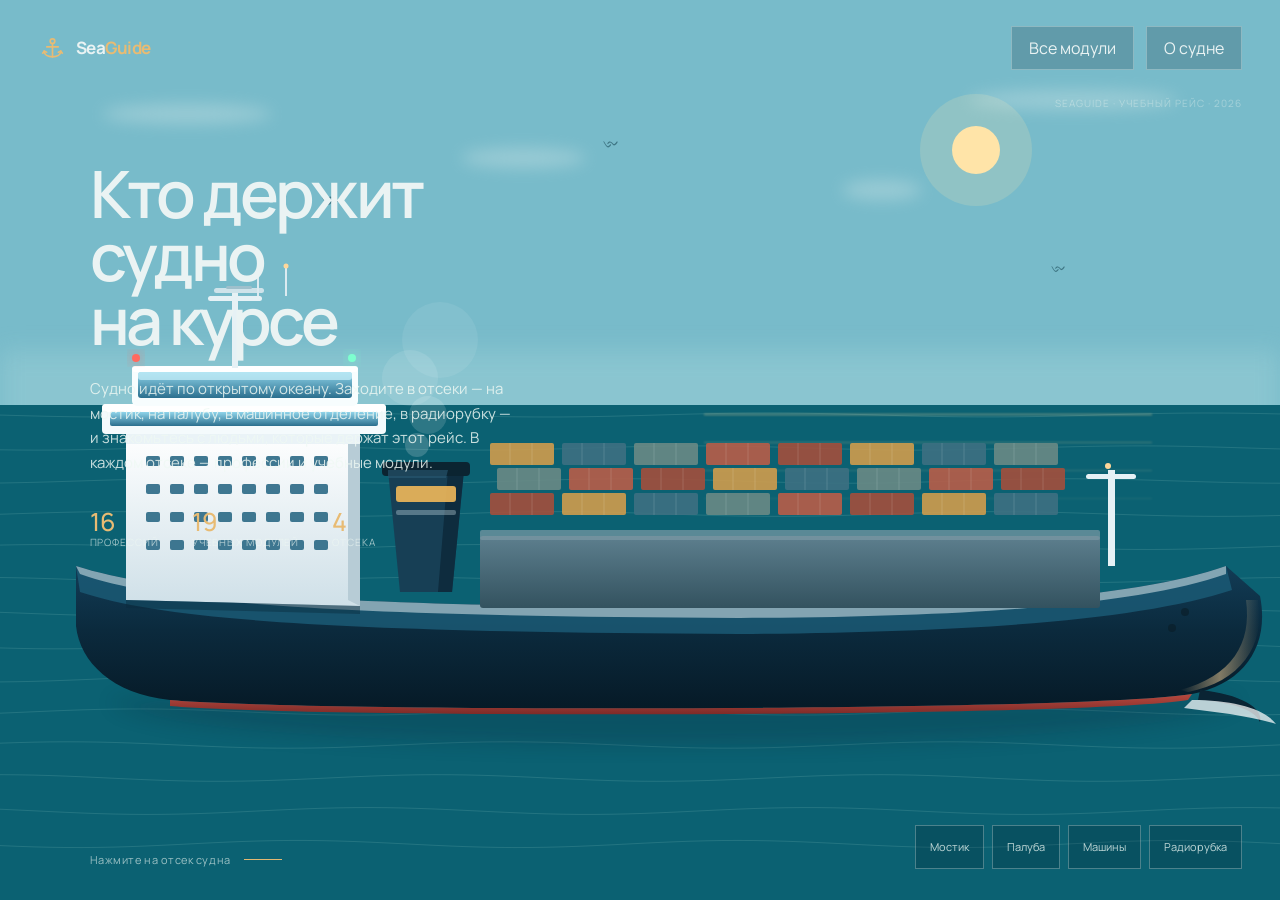
<file: index.html>
<!DOCTYPE html>
<html lang="ru">
<head>
<meta charset="UTF-8" />
<meta name="viewport" content="width=device-width, initial-scale=1.0, viewport-fit=cover" />
<meta name="theme-color" content="#082434" />
<meta name="description" content="SeaGuide — интерактивное судно-портал: пройдите по мостику, палубе, машинному отделению и радиорубке и изучите морские профессии." />
<title>SeaGuide — морские профессии, отсек за отсеком</title>
<link rel="icon" href="data:image/svg+xml,<svg xmlns='http://www.w3.org/2000/svg' viewBox='0 0 100 100'><text y='.9em' font-size='88'>⚓</text></svg>" />
<link rel="preconnect" href="https://fonts.googleapis.com" />
<link rel="preconnect" href="https://fonts.gstatic.com" crossorigin />
<link href="https://fonts.googleapis.com/css2?family=Manrope:wght@200;300;400;500;600;700;800&display=swap" rel="stylesheet" />
<link rel="stylesheet" href="css/style.css" />
</head>
<body data-view="hero">

<!-- ═══════════ НЕБО И ОКЕАН ═══════════ -->
<div class="world" aria-hidden="true">
  <div class="sky"></div>
  <div class="sun"><span class="sun-core"></span><span class="sun-halo"></span></div>
  <div class="clouds">
    <div class="cloud c1"></div><div class="cloud c2"></div>
    <div class="cloud c3"></div><div class="cloud c4"></div>
  </div>
  <div class="gulls">
    <span class="gull g1">ᨒ</span><span class="gull g2">ᨒ</span><span class="gull g3">ᨒ</span>
  </div>
  <div class="horizon-haze"></div>
  <canvas class="sea" id="seaCanvas"></canvas>
  <div class="sea-glare"></div>
</div>

<!-- ═══════════ СУДНО ═══════════ -->
<div class="stage" id="stage">
  <svg id="scene" class="scene" viewBox="0 0 1600 900" preserveAspectRatio="xMidYMid slice" role="img" aria-label="Большое судно идёт по открытому океану">
    <defs>
      <linearGradient id="hullG" x1="0" y1="0" x2="0" y2="1">
        <stop offset="0" stop-color="#123c56"/><stop offset=".45" stop-color="#0b2a3d"/><stop offset="1" stop-color="#061a27"/>
      </linearGradient>
      <linearGradient id="bootG" x1="0" y1="0" x2="0" y2="1">
        <stop offset="0" stop-color="#b8493f"/><stop offset="1" stop-color="#7d2b28"/>
      </linearGradient>
      <linearGradient id="whiteG" x1="0" y1="0" x2="0" y2="1">
        <stop offset="0" stop-color="#ffffff"/><stop offset="1" stop-color="#cfe0e8"/>
      </linearGradient>
      <linearGradient id="deckG" x1="0" y1="0" x2="0" y2="1">
        <stop offset="0" stop-color="#5d7f8e"/><stop offset="1" stop-color="#33525f"/>
      </linearGradient>
      <linearGradient id="glassG" x1="0" y1="0" x2="0" y2="1">
        <stop offset="0" stop-color="#8fd4ea"/><stop offset="1" stop-color="#2b6f8e"/>
      </linearGradient>
      <linearGradient id="sunBand" x1="0" y1="0" x2="1" y2="0">
        <stop offset="0" stop-color="#ffd79a" stop-opacity="0"/>
        <stop offset=".5" stop-color="#ffd79a" stop-opacity=".9"/>
        <stop offset="1" stop-color="#ffd79a" stop-opacity="0"/>
      </linearGradient>
      <radialGradient id="glowG"><stop offset="0" stop-color="#ffd79a" stop-opacity=".55"/><stop offset="1" stop-color="#ffd79a" stop-opacity="0"/></radialGradient>
      <filter id="soft" x="-40%" y="-40%" width="180%" height="180%"><feGaussianBlur stdDeviation="10"/></filter>
      <filter id="glow" x="-60%" y="-60%" width="220%" height="220%">
        <feGaussianBlur stdDeviation="7" result="b"/><feMerge><feMergeNode in="b"/><feMergeNode in="SourceGraphic"/></feMerge>
      </filter>
    </defs>

    <g id="camera">
      <!-- отражение и пена -->
      <g id="shipReflection" opacity=".22" filter="url(#soft)">
        <path d="M270,700 L1400,700 C1330,760 320,760 270,700 Z" fill="#0a2434"/>
      </g>

      <g id="shipBob">
        <!-- ===== КОРПУС ===== -->
        <g id="hull">
          <path d="M236,566 C330,596 520,606 900,608 C1140,609 1300,596 1386,566
                   L1420,596 C1430,646 1404,684 1352,694 C1240,712 460,712 330,700
                   C272,694 240,662 236,626 Z" fill="url(#hullG)"/>
          <!-- надводный борт -->
          <path d="M236,566 C330,596 520,606 900,608 C1140,609 1300,596 1386,566
                   L1392,590 C1300,620 1140,632 900,634 C520,632 330,622 240,592 Z" fill="#1b5a75" opacity=".85"/>
          <!-- осадка -->
          <path d="M330,700 C460,712 1240,712 1352,694 L1348,700 C1240,718 460,718 330,706 Z" fill="url(#bootG)"/>
          <!-- солнечный блик по борту -->
          <path d="M1418,600 C1426,646 1400,682 1348,692 L1340,690 C1392,676 1412,644 1406,600 Z" fill="url(#sunBand)" opacity=".55"/>
          <!-- бульб -->
          <path d="M1360,690 C1400,694 1424,708 1420,722 C1414,708 1388,702 1358,700 Z" fill="#0a2434"/>
          <!-- клюзы / марки -->
          <circle cx="1345" cy="612" r="4" fill="#0a1c27" opacity=".6"/>
          <circle cx="1332" cy="628" r="4" fill="#0a1c27" opacity=".6"/>
        </g>

        <!-- ===== ВАХТЕННАЯ ПАЛУБА (обвязка) ===== -->
        <path d="M236,566 C330,596 520,606 900,608 C1140,609 1300,596 1386,566 L1386,574 C1300,604 1140,617 900,618 C520,616 330,606 240,574 Z" fill="#dbe7ec" opacity=".55"/>

        <!-- ===== ГРУЗОВЫЕ БЭИ (контейнеры) ===== -->
        <g id="cargo">
          <rect x="640" y="536" width="620" height="72" rx="3" fill="url(#deckG)"/>
          <g id="containers"></g>
          <!-- люковые крышки -->
          <rect x="640" y="530" width="620" height="10" rx="2" fill="#7d9aa6" opacity=".7"/>
        </g>

        <!-- ===== НАДСТРОЙКА ===== -->
        <g id="house">
          <!-- корпус надстройки -->
          <path d="M286,432 L520,432 L520,606 L286,600 Z" fill="url(#whiteG)"/>
          <path d="M508,432 L520,432 L520,606 L508,600 Z" fill="#b7ccd6"/>
          <path d="M286,432 L520,432 L520,444 L286,444 Z" fill="#eaf3f7"/>
          <!-- ряды иллюминаторов -->
          <g class="windows" fill="#2c6a86" opacity=".9">
            <rect x="306" y="456" width="14" height="10" rx="2"/><rect x="330" y="456" width="14" height="10" rx="2"/>
            <rect x="354" y="456" width="14" height="10" rx="2"/><rect x="378" y="456" width="14" height="10" rx="2"/>
            <rect x="402" y="456" width="14" height="10" rx="2"/><rect x="426" y="456" width="14" height="10" rx="2"/>
            <rect x="450" y="456" width="14" height="10" rx="2"/><rect x="474" y="456" width="14" height="10" rx="2"/>
            <rect x="306" y="484" width="14" height="10" rx="2"/><rect x="330" y="484" width="14" height="10" rx="2"/>
            <rect x="354" y="484" width="14" height="10" rx="2"/><rect x="378" y="484" width="14" height="10" rx="2"/>
            <rect x="402" y="484" width="14" height="10" rx="2"/><rect x="426" y="484" width="14" height="10" rx="2"/>
            <rect x="450" y="484" width="14" height="10" rx="2"/><rect x="474" y="484" width="14" height="10" rx="2"/>
            <rect x="306" y="512" width="14" height="10" rx="2"/><rect x="330" y="512" width="14" height="10" rx="2"/>
            <rect x="354" y="512" width="14" height="10" rx="2"/><rect x="378" y="512" width="14" height="10" rx="2"/>
            <rect x="402" y="512" width="14" height="10" rx="2"/><rect x="426" y="512" width="14" height="10" rx="2"/>
            <rect x="450" y="512" width="14" height="10" rx="2"/><rect x="474" y="512" width="14" height="10" rx="2"/>
            <rect x="306" y="540" width="14" height="10" rx="2"/><rect x="330" y="540" width="14" height="10" rx="2"/>
            <rect x="354" y="540" width="14" height="10" rx="2"/><rect x="378" y="540" width="14" height="10" rx="2"/>
            <rect x="402" y="540" width="14" height="10" rx="2"/><rect x="426" y="540" width="14" height="10" rx="2"/>
            <rect x="450" y="540" width="14" height="10" rx="2"/><rect x="474" y="540" width="14" height="10" rx="2"/>
          </g>
          <!-- крыло мостика -->
          <rect x="262" y="404" width="284" height="30" rx="4" fill="#f4fafc"/>
          <rect x="262" y="404" width="284" height="8" rx="4" fill="#ffffff"/>
          <rect x="270" y="412" width="268" height="14" rx="2" fill="url(#glassG)"/>
          <!-- ходовой мостик: остекление -->
          <rect x="292" y="366" width="226" height="40" rx="5" fill="#f7fdfe"/>
          <rect x="298" y="372" width="214" height="26" rx="3" fill="url(#glassG)"/>
          <rect x="298" y="372" width="214" height="8" rx="3" fill="#bfeaf6" opacity=".8"/>
          <rect x="292" y="366" width="226" height="6" rx="3" fill="#ffffff"/>
          <!-- мачта с радаром -->
          <rect x="392" y="292" width="6" height="76" fill="#e6f1f5"/>
          <rect x="368" y="296" width="54" height="5" rx="2.5" fill="#e6f1f5"/>
          <g id="radar" style="transform-origin:399px 296px">
            <rect x="374" y="288" width="50" height="5" rx="2.5" fill="#cfe3ea"/>
            <rect x="386" y="286" width="26" height="3" rx="1.5" fill="#9fc0cc"/>
          </g>
          <!-- антенны -->
          <line x1="418" y1="296" x2="418" y2="258" stroke="#dbeaf0" stroke-width="2"/>
          <line x1="446" y1="296" x2="446" y2="268" stroke="#dbeaf0" stroke-width="2"/>
          <circle cx="446" cy="266" r="2.5" fill="#ffd79a"/>
          <circle cx="418" cy="256" r="2" fill="#ff6b5e" class="blink"/>
          <!-- тень под надстройкой -->
          <path d="M286,600 L520,606 L520,614 L286,608 Z" fill="#0b2a3d" opacity=".45"/>
        </g>

        <!-- ===== ТРУБА ===== -->
        <g id="funnel">
          <path d="M548,470 L624,470 L612,592 L560,592 Z" fill="#173f55"/>
          <path d="M624,470 L612,592 L598,592 L608,470 Z" fill="#0e2c3e"/>
          <rect x="542" y="462" width="88" height="14" rx="4" fill="#0b2431"/>
          <rect x="556" y="486" width="60" height="16" rx="3" fill="#f0b95a" opacity=".9"/>
          <rect x="556" y="510" width="60" height="5" rx="2" fill="#cfe3ea" opacity=".35"/>
          <path d="M548,470 L608,470 L606,478 L548,478 Z" fill="#2a5b73" opacity=".6"/>
        </g>

        <!-- ===== ДЫМ ===== -->
        <g id="smoke" fill="#ffffff"></g>

        <!-- ===== БАК / БАШЕННЫЕ КРАНЫ БУДУЩЕГО ===== -->
        <g id="foremast">
          <rect x="1268" y="470" width="7" height="96" fill="#e6f1f5"/>
          <rect x="1246" y="474" width="50" height="5" rx="2.5" fill="#e6f1f5"/>
          <circle cx="1268" cy="466" r="3" fill="#ffd79a"/>
        </g>
        <!-- ===== ВАХТЕННЫЕ ОГНИ ===== -->
        <g id="navlights">
          <circle cx="512" cy="358" r="4" fill="#7dffcf" filter="url(#glow)" class="glow-slow"/>
          <circle cx="296" cy="358" r="4" fill="#ff6b5e" filter="url(#glow)" class="glow-slow"/>
        </g>
      </g>

      <!-- ===== КЛИКАБЕЛЬНЫЕ ЗОНЫ ===== -->
      <g id="hotspots" class="hotspots"></g>

      <!-- ===== БУРУН У НОСА ===== -->
      <g id="bowWash" opacity=".9">
        <path d="M1352,700 C1392,700 1424,708 1436,724 C1410,716 1376,712 1344,708 Z" fill="#ffffff" opacity=".8"/>
      </g>
    </g>
  </svg>
</div>

<!-- ═══════════ HUD ═══════════ -->
<header class="hud hud-top">
  <a class="brand" href="#/" data-go="hero" aria-label="SeaGuide — вернуться на судно">
    <span class="brand-mark" aria-hidden="true"><svg viewBox="0 0 24 24" fill="none" stroke="currentColor" stroke-width="1.6" stroke-linecap="round"><circle cx="12" cy="5" r="2.2"/><path d="M12 7.2V20"/><path d="M6.5 10.5h11"/><path d="M4 14.5c0 3.6 3.6 5.5 8 5.5s8-1.9 8-5.5"/><path d="M4 14.5l-1.4 2M4 14.5l2.4 1M20 14.5l1.4 2M20 14.5l-2.4 1"/></svg></span>
    <span class="brand-text">Sea<span>Guide</span></span>
  </a>
  <div class="hud-actions">
    <button class="hud-btn" data-open="all"><span>Все модули</span></button>
    <button class="hud-btn" data-open="about"><span>О судне</span></button>
  </div>
</header>

<div class="hero-copy" id="heroCopy">
  <h1 class="hero-title"><span class="line">Кто держит судно</span> <span class="line">на курсе</span></h1>
  <p class="hero-lead">Судно идёт по открытому океану. Заходите в отсеки — на мостик, на палубу, в машинное отделение, в радиорубку — и знакомьтесь с людьми, которые держат этот рейс. В каждом отсеке — профессии и учебные модули.</p>
  <div class="hero-stats">
    <div class="hs"><b data-count="16">16</b><span>профессий</span></div>
    <div class="hs"><b data-count="19">19</b><span>учебных модулей</span></div>
    <div class="hs"><b data-count="4">4</b><span>отсека</span></div>
  </div>
</div>

<nav class="zone-dock" id="zoneDock" aria-label="Отсеки судна"></nav>
<noscript>
  <div class="noscript-fallback">
    <strong>SeaGuide работает и без анимаций.</strong>
    <span>Откройте учебные модули напрямую:</span>
    <a href="module.html?id=deck-nav-basic">Навигация</a>
    <a href="module.html?id=eng-main">Главный двигатель</a>
    <a href="module.html?id=rad-gmdss">GMDSS</a>
    <a href="module.html?id=gen-safety">Безопасность</a>
  </div>
</noscript>

<div class="scroll-hint" id="scrollHint"><span>Нажмите на отсек судна</span><i></i></div>

<!-- ═══════════ ПАНЕЛЬ ОТСЕКА ═══════════ -->
<section class="room" id="room" hidden aria-labelledby="roomTitle">
  <div class="room-bg" aria-hidden="true">
    <canvas class="room-canvas" id="roomCanvas"></canvas>
    <div class="room-vignette"></div>
  </div>

  <header class="room-head">
    <button class="back-btn" id="roomBack"><span class="back-arrow">←</span> На палубу</button>
    <div class="room-titles">
      <p class="room-kicker" id="roomKicker">Отсек</p>
      <h2 id="roomTitle">Мостик</h2>
      <p id="roomDesc"></p>
    </div>
    <div class="room-meta" id="roomMeta"></div>
  </header>

  <div class="room-body">
    <div class="crew-grid" id="crewGrid"></div>
  </div>

  <div class="room-foot">
    <div class="room-rail" id="roomRail" aria-label="Переключение отсеков"></div>
  </div>
</section>

<!-- ═══════════ КАРТОЧКА ПРОФЕССИИ ═══════════ -->
<div class="sheet-layer" id="crewLayer" hidden>
  <div class="sheet-scrim" data-close="crew"></div>
  <article class="sheet" role="dialog" aria-modal="true" aria-labelledby="crewName">
    <button class="sheet-close" data-close="crew" aria-label="Закрыть">✕</button>
    <div class="sheet-scroll" id="crewScroll"></div>
  </article>
</div>

<!-- ═══════════ КАРТОЧКА МОДУЛЯ ═══════════ -->
<div class="sheet-layer" id="moduleLayer" hidden>
  <div class="sheet-scrim" data-close="module"></div>
  <article class="sheet sheet-wide" role="dialog" aria-modal="true" aria-labelledby="modName">
    <button class="sheet-close" data-close="module" aria-label="Закрыть">✕</button>
    <div class="sheet-scroll" id="moduleScroll"></div>
  </article>
</div>

<!-- ═══════════ ВСЕ МОДУЛИ ═══════════ -->
<div class="sheet-layer" id="allLayer" hidden>
  <div class="sheet-scrim" data-close="all"></div>
  <article class="sheet sheet-wide" role="dialog" aria-modal="true" aria-labelledby="allTitle">
    <button class="sheet-close" data-close="all" aria-label="Закрыть">✕</button>
    <div class="sheet-scroll">
      <p class="sheet-kicker">Бортовая библиотека</p>
      <h2 id="allTitle">Все учебные модули</h2>
      <p class="sheet-lead">Девятнадцать модулей — от навигации до MARPOL. Фильтруйте по отсеку и уровню.</p>
      <div class="filter-row" id="allFilters"></div>
      <input class="search" id="allSearch" type="search" placeholder="Поиск по модулям…" aria-label="Поиск по модулям" />
      <div class="mod-grid" id="allGrid"></div>
    </div>
  </article>
</div>

<!-- ═══════════ О СУДНЕ ═══════════ -->
<div class="sheet-layer" id="aboutLayer" hidden>
  <div class="sheet-scrim" data-close="about"></div>
  <article class="sheet" role="dialog" aria-modal="true" aria-labelledby="aboutTitle">
    <button class="sheet-close" data-close="about" aria-label="Закрыть">✕</button>
    <div class="sheet-scroll">
      <p class="sheet-kicker">О проекте</p>
      <h2 id="aboutTitle">Один рейс — четыре отсека и одна дорога в море</h2>
      <p class="sheet-lead">SeaGuide собран как судно: идёшь по палубе, заходишь в отсек и находишь людей, которые там работают. Вместо скучного каталога — путь по судну.</p>
      <ul class="about-list">
        <li><strong>Мостик</strong> — капитан, старший помощник, штурман: навигация, правила расхождения, погода.</li>
        <li><strong>Палуба</strong> — боцман и матросы: грузовые операции, швартовка, судовые работы.</li>
        <li><strong>Машинное отделение</strong> — механики и электрики: главный двигатель, котлы, генераторы.</li>
        <li><strong>Радиорубка</strong> — GMDSS, радар, спутник, морской английский.</li>
        <li><strong>Общие дисциплины</strong> — STCW, безопасность, медицина, MARPOL: фундамент для всех на борту.</li>
      </ul>
      <p class="sheet-note">Погода на сайте — солнечная, берег не виден намеренно: в открытом море порт остаётся далеко позади, а навыки — с тобой.</p>
    </div>
  </article>
</div>

<!-- ═══════════ ПЕРЕХОД МЕЖДУ СТРАНИЦАМИ ═══════════ -->
<div class="wipe" id="wipe" aria-hidden="true"><div class="wipe-panel"></div></div>

<footer class="site-signature">SeaGuide · учебный рейс · 2026</footer>

<script src="vendor/anime.umd.min.js"></script>
<script src="js/data.js"></script>
<script src="js/crew.js"></script>
<script src="js/app.js"></script>
</body>
</html>
</file>
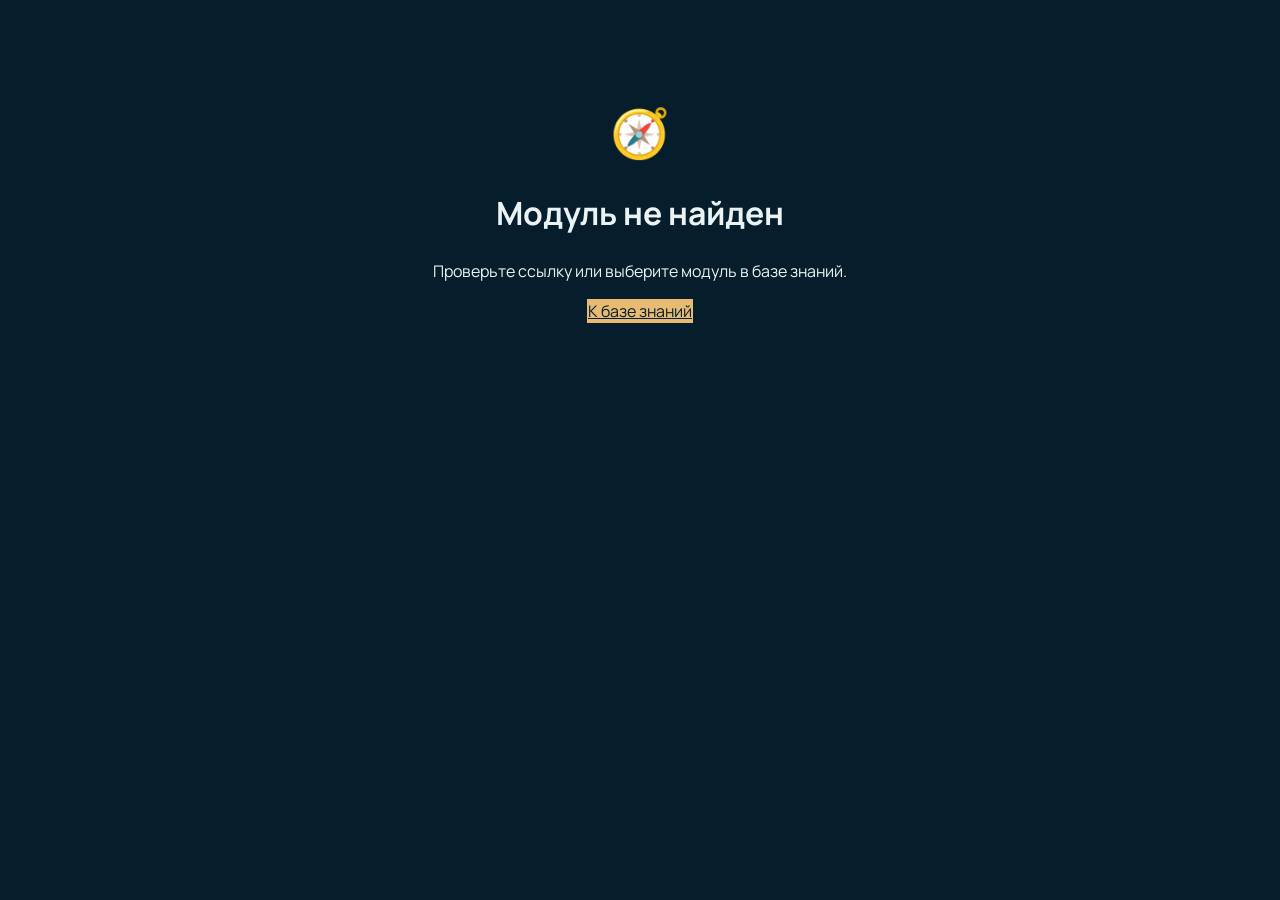
<file: module.html>
<!DOCTYPE html>
<html lang="ru">
<head>
  <meta charset="UTF-8" />
  <meta name="viewport" content="width=device-width, initial-scale=1.0" />
  <title>Модуль — SeaGuide</title>
  <link rel="icon" href="data:image/svg+xml,<svg xmlns='http://www.w3.org/2000/svg' viewBox='0 0 100 100'><text y='.9em' font-size='90'>⚓</text></svg>" />
  <link rel="preconnect" href="https://fonts.googleapis.com" />
  <link rel="preconnect" href="https://fonts.gstatic.com" crossorigin />
  <link href="https://fonts.googleapis.com/css2?family=Manrope:wght@400;500;600;700;800&display=swap" rel="stylesheet" />
  <link rel="stylesheet" href="css/style.css" />
</head>
<body class="page-module">

  <header class="site-header">
    <div class="container header-inner">
      <a class="logo" href="index.html" aria-label="SeaGuide — на главную">
        <span class="logo-mark">⚓</span>
        <span class="logo-text">Sea<span>Guide</span></span>
      </a>
      <a class="back-link" href="index.html#knowledge">← Все модули</a>
    </div>
  </header>

  <!-- ШАПКА МОДУЛЯ -->
  <section class="mod-hero" id="modHero">
    <div class="container">
      <nav class="crumbs" id="crumbs" aria-label="Хлебные крошки"></nav>
      <div class="mod-hero-inner">
        <span class="mod-hero-icon" id="modIcon" aria-hidden="true"></span>
        <div>
          <div class="mod-badges" id="modBadges"></div>
          <h1 id="modTitle"></h1>
          <p class="mod-goal" id="modGoal"></p>
          <p class="mod-desc" id="modDesc"></p>
        </div>
      </div>
    </div>
  </section>

  <!-- ТЕЛО -->
  <main class="container mod-main" id="modMain">
    <div class="dev-banner" id="devBanner" hidden>
      🚧 Полный материал по этому модулю готовится. Ниже — краткая версия.
      Краткий обзор всегда доступен в карточке модуля в <a href="index.html#knowledge">базе знаний</a>.
    </div>
    <div class="mod-content" id="modContent"></div>

    <!-- ТЕСТ САМОПРОВЕРКИ -->
    <section class="quiz" id="quizWrap" hidden>
      <div class="quiz-head">
        <h2>Проверьте себя</h2>
        <p>Ответьте на вопросы и сравните с правильными. Разбор — под каждым вопросом.</p>
      </div>
      <div id="quizBox"></div>
      <div class="quiz-result" id="quizResult" hidden>
        <span id="quizScore"></span>
        <button class="btn btn-primary" id="quizRetry">Пройти ещё раз</button>
      </div>
    </section>
  </main>

  <footer class="site-footer">
    <div class="container footer-inner">
      <p>© 2026 SeaGuide. Учись. Расти. Иди по курсу к цели.</p>
      <a href="index.html#knowledge">← Вернуться к базе знаний</a>
    </div>
  </footer>

  <script src="js/data.js"></script>
  <script src="js/crew.js"></script>
  <script src="js/module.js"></script>
</body>
</html>
</file>
<file: css/style.css>
/* SeaGuide · interactive vessel */
:root {
  --ink: #eaf3f3;
  --muted: #aac4c9;
  --deep: #061d2b;
  --deep-2: #0a2b3a;
  --panel: #102f3c;
  --line: rgba(196, 225, 224, .2);
  --accent: #e8bb73;
  --sea: #0e5d72;
  --out: cubic-bezier(.22, 1, .36, 1);
  --expo: cubic-bezier(.16, 1, .3, 1);
  --cinema: cubic-bezier(.76, 0, .24, 1);
  --ui: 280ms;
}

* { box-sizing: border-box; }
html, body { margin: 0; min-height: 100%; }
html { background: var(--deep); }
body { color: var(--ink); background: var(--deep); font-family: Manrope, system-ui, sans-serif; line-height: 1.5; overflow-x: hidden; -webkit-font-smoothing: antialiased; }
button, input { font: inherit; }
button, a { -webkit-tap-highlight-color: transparent; }
button { color: inherit; }
button:focus-visible, a:focus-visible, input:focus-visible { outline: 2px solid var(--accent); outline-offset: 4px; }

/* World */
.world, .stage { position: fixed; inset: 0; overflow: hidden; }
.world { z-index: 0; background: #7dbdcc; }
.sky { position: absolute; inset: 0 0 42%; background: #78bbca; }
.sun { position: absolute; left: 73%; top: 12%; width: 84px; height: 84px; }
.sun-core { position: absolute; inset: 18px; display: block; border-radius: 50%; background: #ffe3a7; }
.sun-halo { position: absolute; inset: -14px; border-radius: 50%; background: rgba(255, 230, 170, .18); }
.clouds { position: absolute; inset: 8% 0 auto; height: 20%; opacity: .3; }
.cloud { position: absolute; height: 20px; width: 170px; border-radius: 50%; background: #e8f2ef; filter: blur(8px); }
.c1 { left: 8%; top: 18%; }.c2 { left: 36%; top: 42%; width: 125px; }.c3 { right: 8%; top: 10%; width: 210px; }.c4 { right: 28%; top: 60%; width: 80px; }
.horizon-haze { position: absolute; left: 0; right: 0; top: 39%; height: 14%; background: rgba(209, 238, 232, .2); filter: blur(12px); }
.sea { position: absolute; inset: 45% 0 0; width: 100%; height: 55%; background: #0b6172; }
.sea-glare { position: absolute; top: 46%; left: 55%; width: 35%; height: 1px; background: rgba(255, 226, 164, .55); filter: blur(1px); box-shadow: 0 28px 0 rgba(255, 226, 164, .28), 0 56px 0 rgba(255, 226, 164, .18), 0 84px 0 rgba(255, 226, 164, .1); }
.gulls { position: absolute; inset: 0; pointer-events: none; }
.gull { position: absolute; color: rgba(31, 80, 93, .65); font-size: 18px; transform: rotate(180deg); }
.g1 { top: 21%; left: 25%; }.g2 { top: 15%; left: 47%; font-size: 13px; }.g3 { top: 29%; left: 82%; font-size: 12px; }
.stage { z-index: 1; perspective: 1000px; }
.scene { width: 100%; height: 100%; display: block; transform-origin: 50% 58%; }
#shipBob { transform-box: fill-box; transform-origin: center; }
#radar { transform-box: fill-box; }
.blink { animation: blink 1.8s linear infinite; }
.glow-slow { animation: navglow 2.8s ease-in-out infinite; }
@keyframes blink { 0%, 44%, 100% { opacity: 1; } 48%, 92% { opacity: .25; } }
@keyframes navglow { 0%, 100% { opacity: .45; } 50% { opacity: 1; } }

/* HUD */
.hud { position: fixed; z-index: 10; top: 0; left: 0; right: 0; display: flex; align-items: center; justify-content: space-between; padding: 26px 38px; pointer-events: none; }
.hud > * { pointer-events: auto; }
.brand { display: inline-flex; align-items: center; gap: 10px; color: var(--ink); text-decoration: none; font-size: 17px; font-weight: 700; letter-spacing: -.03em; }
.brand-mark { display: grid; place-items: center; width: 28px; height: 28px; color: var(--accent); }
.brand-mark svg { width: 25px; height: 25px; }
.brand-text span { color: var(--accent); }
.hud-actions { display: flex; gap: 12px; }
.hud-btn { min-height: 44px; padding: 0 17px; border: 1px solid rgba(235, 247, 242, .32); background: rgba(6, 29, 43, .2); color: var(--ink); cursor: pointer; transition: background var(--ui) ease, border-color var(--ui) ease; }
.hud-btn:hover { background: rgba(6, 29, 43, .58); border-color: var(--accent); }

/* Hero copy */
.hero-copy { position: fixed; z-index: 5; left: 7vw; top: 18vh; width: min(530px, 40vw); pointer-events: none; }
.hero-title { margin: 0; font-size: clamp(42px, 5.1vw, 78px); font-weight: 600; line-height: .97; letter-spacing: -.055em; }
.hero-title .line { display: block; }
.hero-lead { max-width: 48ch; margin: 25px 0 0; color: rgba(238, 248, 243, .84); font-size: 15px; line-height: 1.65; }
.hero-stats { display: flex; gap: 33px; margin-top: 33px; }
.hs { display: grid; gap: 1px; }
.hs b { color: var(--accent); font-size: 25px; line-height: 1; font-weight: 500; }
.hs span { color: rgba(238, 248, 243, .65); font-size: 10px; letter-spacing: .09em; text-transform: uppercase; }
.scroll-hint { position: fixed; z-index: 5; left: 7vw; bottom: 32px; display: flex; align-items: center; gap: 13px; color: rgba(238, 248, 243, .66); font-size: 11px; letter-spacing: .05em; }
.scroll-hint i { display: block; width: 38px; height: 1px; background: var(--accent); transform-origin: left; animation: hint 2s var(--out) infinite; }
@keyframes hint { 0%, 100% { transform: scaleX(.35); opacity: .3; } 50% { transform: scaleX(1); opacity: 1; } }

/* clickable vessel zones */
.zone-hit { cursor: pointer; }
.zone-hit .zone-shape { fill: rgba(232, 187, 115, 0); stroke: rgba(232, 187, 115, 0); stroke-width: 2; transition: fill 220ms ease, stroke 220ms ease; }
.zone-hit:hover .zone-shape, .zone-hit:focus .zone-shape { fill: rgba(232, 187, 115, .16); stroke: rgba(232, 187, 115, .75); }
.zone-hit .zone-label { opacity: 0; transform-box: fill-box; transform-origin: center; transform: translateY(8px); transition: opacity 240ms var(--out), transform 240ms var(--out); pointer-events: none; }
.zone-hit:hover .zone-label, .zone-hit:focus .zone-label { opacity: 1; transform: translateY(0); }
.zone-label text { fill: #f4e2b8; font-family: Manrope, sans-serif; font-size: 15px; font-weight: 700; }
.zone-label .zone-label-sub { fill: rgba(244, 226, 184, .72); font-size: 10px; font-weight: 500; }

/* dock */
.zone-dock { position: fixed; z-index: 6; right: 38px; bottom: 31px; display: flex; gap: 8px; }
.zone-tab { min-height: 44px; padding: 0 14px; border: 1px solid rgba(235, 247, 242, .3); background: rgba(6, 29, 43, .22); color: rgba(238, 248, 243, .82); cursor: pointer; font-size: 11px; transition: color 180ms ease, border-color 180ms ease, background 180ms ease; }
.zone-tab:hover, .zone-tab[aria-current="true"] { border-color: var(--accent); background: rgba(6, 29, 43, .5); color: var(--accent); }

/* Room */
.room { position: fixed; z-index: 20; inset: 0; overflow: auto; background: var(--deep); }
.room[hidden], .sheet-layer[hidden] { display: none; }
.room-bg, .room-canvas, .room-vignette { position: absolute; inset: 0; width: 100%; height: 100%; }
.room-bg { background: #0b3341; }
.room-vignette { background: rgba(4, 18, 27, .28); pointer-events: none; }
.room-head { position: relative; z-index: 2; display: grid; grid-template-columns: 170px 1fr auto; gap: 30px; align-items: start; padding: 40px 6vw 25px; }
.back-btn { justify-self: start; min-height: 44px; border: 0; border-bottom: 1px solid rgba(235, 247, 242, .3); background: none; cursor: pointer; font-size: 12px; color: var(--muted); transition: color 180ms ease, border-color 180ms ease; }
.back-btn:hover { color: var(--accent); border-color: var(--accent); }
.back-arrow { margin-right: 8px; color: var(--accent); font-size: 18px; }
.room-kicker, .sheet-kicker { margin: 0 0 8px; color: var(--accent); font-size: 11px; letter-spacing: .13em; text-transform: uppercase; }
.room-titles h2 { max-width: 720px; margin: 0; color: #f5faf6; font-size: clamp(35px, 5vw, 72px); line-height: .97; letter-spacing: -.05em; font-weight: 500; }
.room-titles > p:last-child { max-width: 54ch; margin: 20px 0 0; color: rgba(238, 248, 243, .7); font-size: 15px; }
.room-meta { align-self: end; color: rgba(238, 248, 243, .62); font-size: 11px; text-align: right; white-space: nowrap; }
.room-body { position: relative; z-index: 2; width: min(1120px, 88vw); margin: 42px auto 118px; }
.crew-grid { display: grid; grid-template-columns: repeat(3, 1fr); gap: 18px; }
.crew-card { position: relative; display: flex; flex-direction: column; min-height: 250px; padding: 25px; border: 1px solid rgba(222, 244, 238, .25); background: rgba(9, 39, 51, .56); text-align: left; cursor: pointer; transition: border-color 220ms ease, background 220ms ease, transform 260ms var(--out); }
.crew-card:hover { border-color: var(--crew-accent, var(--accent)); background: rgba(12, 48, 60, .84); transform: translateY(-5px); }
.crew-role { color: var(--crew-accent, var(--accent)); font-size: 10px; letter-spacing: .11em; text-transform: uppercase; }
.crew-card h3 { margin: 25px 0 10px; font-size: 25px; font-weight: 500; letter-spacing: -.04em; }
.crew-card p { margin: 0; color: rgba(238, 248, 243, .7); font-size: 13px; line-height: 1.6; }
.crew-card .open-card { margin-top: auto; padding-top: 25px; color: var(--crew-accent, var(--accent)); font-size: 11px; }
.room-foot { position: fixed; z-index: 3; left: 6vw; right: 6vw; bottom: 22px; }
.room-rail { display: flex; gap: 8px; overflow-x: auto; padding-top: 12px; border-top: 1px solid rgba(222, 244, 238, .18); }
.rail-btn { flex: 0 0 auto; min-height: 42px; border: 0; background: none; color: rgba(238, 248, 243, .56); cursor: pointer; font-size: 11px; }
.rail-btn:hover, .rail-btn[aria-current="true"] { color: var(--accent); }

/* Sheets */
.sheet-layer { position: fixed; z-index: 50; inset: 0; display: grid; place-items: center; padding: 5vh 5vw; }
.sheet-scrim { position: absolute; inset: 0; background: rgba(3, 15, 23, .74); }
.sheet { position: relative; width: min(680px, 100%); max-height: 90vh; border: 1px solid rgba(222, 244, 238, .22); background: #102f3c; }
.sheet-wide { width: min(1060px, 100%); }
.sheet-scroll { max-height: 90vh; overflow: auto; padding: 54px clamp(25px, 5vw, 72px) 66px; }
.sheet-close { position: absolute; z-index: 2; top: 14px; right: 17px; width: 44px; height: 44px; border: 0; background: none; color: rgba(238, 248, 243, .68); cursor: pointer; font-size: 16px; }
.sheet-close:hover { color: var(--accent); }
.sheet h2 { max-width: 780px; margin: 0; font-size: clamp(32px, 4vw, 58px); line-height: .98; letter-spacing: -.05em; font-weight: 500; }
.sheet-lead { max-width: 66ch; margin: 22px 0 0; color: rgba(238, 248, 243, .72); font-size: 15px; line-height: 1.7; }
.crew-sheet-top { display: flex; align-items: start; justify-content: space-between; gap: 20px; padding-bottom: 25px; border-bottom: 1px solid var(--line); }
.crew-sheet-role { color: var(--accent); font-size: 11px; letter-spacing: .12em; text-transform: uppercase; }
.crew-sheet-top h2 { margin-top: 8px; }
.crew-sheet-copy { display: grid; grid-template-columns: 1fr 1fr; gap: 30px; margin-top: 30px; }
.sheet h3 { margin: 0 0 12px; color: var(--accent); font-size: 11px; letter-spacing: .1em; text-transform: uppercase; }
.sheet p, .sheet li { color: rgba(238, 248, 243, .74); font-size: 14px; line-height: 1.75; }
.sheet ul { margin: 0; padding-left: 18px; }
.sheet li + li { margin-top: 8px; }
.sheet-note { margin-top: 30px; padding-top: 20px; border-top: 1px solid var(--line); color: rgba(238, 248, 243, .58) !important; font-size: 12px !important; }
.about-list { margin: 30px 0 0; padding-left: 18px; }
.about-list strong { color: var(--ink); font-weight: 600; }
.filter-row { display: flex; flex-wrap: wrap; gap: 8px; margin: 35px 0 14px; }
.filter-btn { min-height: 40px; padding: 0 14px; border: 1px solid var(--line); background: transparent; color: var(--muted); cursor: pointer; font-size: 11px; }
.filter-btn:hover, .filter-btn[aria-pressed="true"] { border-color: var(--accent); color: var(--accent); }
.search { width: 100%; min-height: 46px; border: 0; border-bottom: 1px solid var(--line); background: transparent; color: var(--ink); outline: none; }
.search::placeholder { color: rgba(238, 248, 243, .42); }
.mod-grid { display: grid; grid-template-columns: repeat(3, 1fr); gap: 12px; margin-top: 26px; }
.mod-card { display: grid; min-height: 155px; align-content: start; gap: 8px; padding: 19px; border: 1px solid var(--line); background: rgba(5, 26, 37, .32); text-align: left; cursor: pointer; }
.mod-card:hover { border-color: var(--accent); }
.mod-card small { color: var(--accent); font-size: 10px; text-transform: uppercase; letter-spacing: .08em; }
.mod-card strong { font-size: 15px; font-weight: 500; line-height: 1.25; }
.mod-card span { color: var(--muted); font-size: 12px; line-height: 1.5; }
.module-sheet-meta { color: var(--accent); font-size: 11px; letter-spacing: .1em; text-transform: uppercase; }
.module-section { margin-top: 33px; }
.module-section h3 { margin-bottom: 10px; }
.module-section p { margin: 0; }
.module-section ul { margin-top: 0; }
.module-tip { margin-top: 15px; padding: 15px 18px; border-left: 2px solid var(--accent); background: rgba(232, 187, 115, .08); }
.module-tip p { color: rgba(244, 225, 184, .85); font-size: 13px; }
.module-cta { display: inline-flex; align-items: center; min-height: 44px; margin-top: 30px; padding: 0 17px; border: 1px solid var(--accent); color: var(--accent); text-decoration: none; font-size: 12px; transition: background 180ms ease, color 180ms ease; }
.module-cta:hover { background: var(--accent); color: var(--deep); }

.wipe { position: fixed; z-index: 100; inset: 0; pointer-events: none; visibility: hidden; }
.wipe-panel { position: absolute; inset: 0; background: var(--deep); transform: translateY(100%); }
.site-signature { position: fixed; z-index: 4; right: 38px; top: 96px; color: rgba(238, 248, 243, .38); font-size: 10px; letter-spacing: .1em; text-transform: uppercase; }
.noscript-fallback { position: fixed; z-index: 80; inset: auto 20px 20px; display: flex; flex-wrap: wrap; align-items: center; gap: 14px; padding: 16px 18px; border: 1px solid rgba(232, 187, 115, .7); background: #102f3c; color: var(--ink); font-size: 13px; }
.noscript-fallback strong { color: var(--accent); }
.noscript-fallback a { color: var(--ink); }

/* Legacy module page: the detailed course remains available as a direct route. */
.page-module { min-height: 100vh; color: var(--ink); background: var(--deep); }
.page-module .site-header { position: sticky; z-index: 10; top: 0; padding: 20px 5vw; border-bottom: 1px solid var(--line); background: rgba(6, 29, 43, .94); }
.page-module .header-inner { width: 100%; max-width: none; padding: 0; }
.page-module .logo { color: var(--ink); }
.page-module .logo-mark { color: var(--accent); font-size: inherit; }
.page-module .logo-text span { color: var(--accent); }
.page-module .back-link { color: var(--muted); text-decoration: none; font-size: 12px; }
.page-module .back-link:hover { color: var(--accent); }
.page-module .mod-hero { padding: 76px 5vw 68px; color: var(--ink); background: var(--deep-2); }
.page-module .mod-hero .container, .page-module .mod-main, .page-module .site-footer .container { width: min(980px, 90vw); }
.page-module .crumbs { display: flex; gap: 9px; color: var(--muted); font-size: 11px; }
.page-module .crumbs a { color: var(--accent); }
.page-module .mod-hero-inner { display: block; margin-top: 42px; }
.page-module .mod-hero-icon { display: none; }
.page-module .mod-badges { display: flex; flex-wrap: wrap; gap: 8px; }
.page-module .badge { padding: 5px 9px; border: 1px solid var(--line); border-radius: 0; background: transparent; color: var(--muted); font-size: 10px; }
.page-module .mod-hero-inner h1 { max-width: 780px; margin: 24px 0 17px; color: #f5faf6; font-size: clamp(40px, 7vw, 86px); font-weight: 500; line-height: .95; letter-spacing: -.055em; }
.page-module .mod-goal { max-width: 65ch; color: var(--accent); font-size: 14px; }
.page-module .mod-desc { max-width: 65ch; margin-top: 16px; color: var(--muted); font-size: 15px; }
.page-module .mod-main { padding: 68px 0 95px; }
.page-module .dev-banner { margin-bottom: 40px; padding: 18px; border: 1px solid var(--line); border-left: 2px solid var(--accent); border-radius: 0; background: rgba(232, 187, 115, .07); color: var(--muted); }
.page-module .dev-banner a { color: var(--accent); }
.page-module .mod-sec { margin: 0 0 50px; padding: 0; }
.page-module .mod-sec h3 { margin-bottom: 15px; padding: 0; border: 0; color: var(--accent); font-size: 11px; letter-spacing: .1em; text-transform: uppercase; }
.page-module .mod-sec p, .page-module .mod-sec li { color: rgba(238, 248, 243, .74); font-size: 15px; line-height: 1.8; }
.page-module .mod-sec ul { padding-left: 20px; }
.page-module .mod-tip { border: 0; border-left: 2px solid var(--accent); border-radius: 0; background: rgba(232, 187, 115, .08); }
.page-module .mod-tip p { color: rgba(244, 225, 184, .84); }
.page-module .quiz { padding-top: 50px; border-top: 1px solid var(--line); }
.page-module .quiz-q { padding: 23px; border: 1px solid var(--line); border-radius: 0; background: rgba(9, 39, 51, .55); }
.page-module .quiz-q-text { color: var(--ink); }
.page-module .quiz-opt { min-height: 44px; border: 1px solid var(--line); border-radius: 0; background: transparent; color: var(--muted); }
.page-module .quiz-opt:hover { border-color: var(--accent); }
.page-module .quiz-opt-correct { border-color: #8dd7b2; background: rgba(88, 180, 138, .12); }
.page-module .quiz-opt-wrong { border-color: #f09a8d; background: rgba(185, 78, 68, .12); }
.page-module .quiz-explain { border-radius: 0; background: rgba(232, 187, 115, .08); color: var(--muted); }
.page-module .quiz-result { border: 1px solid var(--accent); border-radius: 0; background: transparent; }
.page-module .quiz-result strong { color: var(--accent); }
.page-module .btn-primary { min-height: 44px; border: 1px solid var(--accent); border-radius: 0; background: var(--accent); color: var(--deep); box-shadow: none; }
.page-module .site-footer { padding: 26px 0; border-top: 1px solid var(--line); background: var(--deep); color: var(--muted); }
.page-module .footer-inner { align-items: flex-start; text-align: left; }
.page-module .site-footer a { color: var(--accent); }

@media (max-width: 800px) {
  .noscript-fallback { display: grid; inset: auto 12px 12px; }
  .page-module .site-header { padding: 16px 20px; }
  .page-module .mod-hero { padding: 55px 20px 45px; }
  .page-module .mod-hero .container, .page-module .mod-main, .page-module .site-footer .container { width: auto; }
  .page-module .mod-main { padding: 50px 20px 70px; }
  .page-module .mod-hero-inner h1 { font-size: 48px; }
}

@media (prefers-contrast: more) {
  :root { --muted: #d2e9e7; --line: rgba(238, 248, 243, .54); }
  .hero-lead, .room-titles > p:last-child, .sheet p, .sheet li { color: var(--ink); }
}

@media (prefers-reduced-transparency: reduce) {
  .hud-btn, .zone-tab, .crew-card, .mod-card { background: var(--deep-2); }
  .sheet-scrim { background: #061d2b; }
}

@media (prefers-reduced-motion: reduce) {
  .zone-hit .zone-label { opacity: 1; transform: none; }
  .scroll-hint i { animation: none; }
}

/* precise interaction transitions; avoid transition: all */
.page-module .btn-primary { transition: background-color 180ms ease, color 180ms ease; }
.page-module .btn-primary:hover { background: #f3d29a; }
.page-module .quiz-opt { transition: border-color 180ms ease, background-color 180ms ease; }
.page-module .badge { transition: border-color 180ms ease, color 180ms ease; }

/* Keep the course-page legacy rules below overridden by the route-specific layer above. */

/* room themes */
.room[data-zone="engine"] .room-bg { background: #172b32; }
.room[data-zone="radio"] .room-bg { background: #123b48; }
.room[data-zone="deck"] .room-bg { background: #2f3e3c; }
.room[data-zone="bridge"] .room-bg { background: #1b3c4c; }

@media (max-width: 800px) {
  .hud { padding: 18px 20px; }
  .hud-actions { gap: 4px; }
  .hud-btn { padding: 0 9px; border-color: transparent; background: transparent; font-size: 10px; }
  .hud-btn:hover { background: rgba(6, 29, 43, .48); }
  .hero-copy { top: 13vh; left: 20px; width: min(450px, calc(100vw - 40px)); }
  .hero-title { font-size: clamp(43px, 13vw, 65px); }
  .hero-lead { max-width: 41ch; margin-top: 18px; font-size: 13px; }
  .hero-stats { gap: 18px; margin-top: 22px; }
  .hs b { font-size: 21px; }.hs span { font-size: 8px; }
  .zone-dock { right: 20px; left: 20px; bottom: 20px; overflow-x: auto; }
  .zone-tab { flex: 1 0 auto; }
  .scroll-hint { left: 20px; bottom: 80px; font-size: 10px; }
  .site-signature { display: none; }
  .room-head { grid-template-columns: 1fr auto; gap: 14px; padding: 23px 20px 15px; }
  .room-titles { grid-column: 1 / -1; grid-row: 2; }
  .room-meta { align-self: center; }
  .room-titles h2 { font-size: clamp(39px, 13vw, 60px); }
  .room-titles > p:last-child { margin-top: 14px; font-size: 13px; }
  .room-body { width: auto; margin: 28px 20px 105px; }
  .crew-grid, .mod-grid { grid-template-columns: 1fr; gap: 11px; }
  .crew-card { min-height: 190px; padding: 20px; }
  .crew-card h3 { margin-top: 17px; font-size: 22px; }
  .room-foot { left: 20px; right: 20px; bottom: 13px; }
  .sheet-layer { padding: 0; place-items: end center; }
  .sheet { max-height: 94vh; border-bottom: 0; width: 100%; }
  .sheet-scroll { max-height: 94vh; padding: 46px 22px 48px; }
  .sheet h2 { font-size: 38px; }
  .crew-sheet-copy { grid-template-columns: 1fr; gap: 24px; }
  .filter-row { margin-top: 24px; }
}

@media (prefers-reduced-motion: reduce) {
  *, *::before, *::after { animation-duration: .01ms !important; animation-iteration-count: 1 !important; transition-duration: .01ms !important; scroll-behavior: auto !important; }
  .scene { transform: none !important; }
}
</file>
